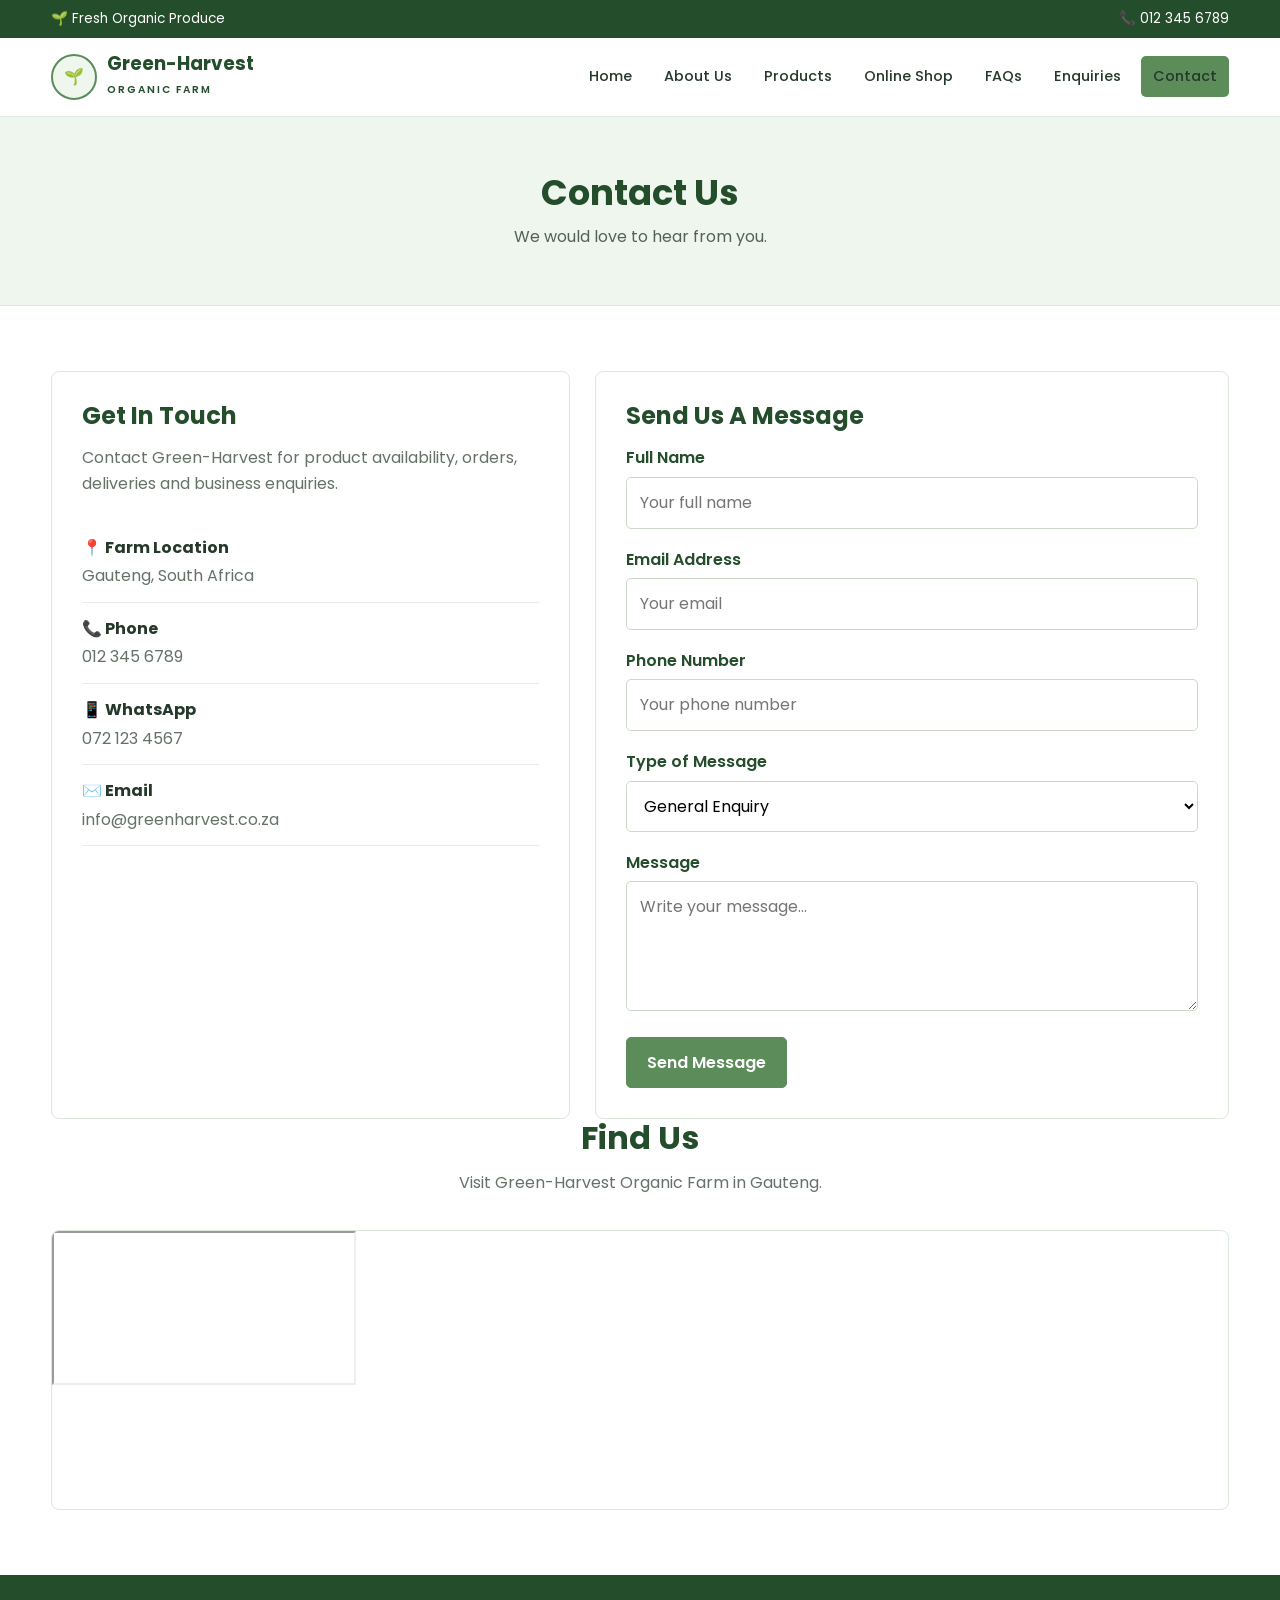
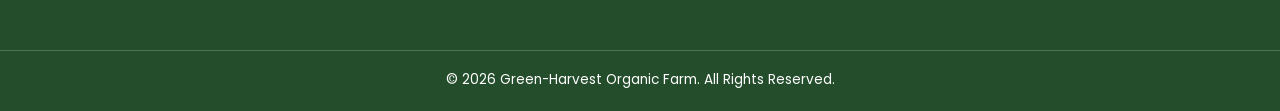
<file: contact.html>
<!DOCTYPE html>
<html lang="en">

<head>

    <meta charset="UTF-8">

    <meta name="viewport"
          content="width=device-width, initial-scale=1.0">

    <title>Contact Green-Harvest Organic Farm | Gauteng</title>
    <meta name="description" content="Contact Green-Harvest Organic Farm about products, deliveries, business orders or general messages.">
    <meta name="theme-color" content="#245b35">

    <link rel="stylesheet" href="style.css">

    <link
        href="https://fonts.googleapis.com/css2?family=Poppins:wght@400;500;600;700;800&display=swap"
        rel="stylesheet">

</head>

<body>


<div class="top-bar">

    <div class="container top-content">

        <span>
            🌱 Fresh Organic Produce
        </span>

        <span>
            📞 012 345 6789
        </span>

    </div>

</div>


<header>

    <div class="container">

        <nav>

            <a href="index.html" class="logo">

                <div class="logo-icon">
                    🌱
                </div>

                <div class="logo-text">

                    <h2>
                        Green-Harvest
                    </h2>

                    <span>
                        ORGANIC FARM
                    </span>

                </div>

            </a>


            <button class="menu-btn" id="menuBtn">
                ☰
            </button>


            <ul class="nav-links" id="navLinks">

                <li>
                    <a href="index.html">Home</a>
                </li>

                <li>
                    <a href="about.html">About Us</a>
                </li>

                <li>
                    <a href="products.html">Products</a>
                </li>

                <li>
                    <a href="shop.html">Online Shop</a>
                </li>

                <li>
                    <a href="faq.html">FAQs</a>
                </li>

                <li><a href="enquiry.html">Enquiries</a></li>
                    <li>
                    <a class="active-link"
                       href="contact.html">
                        Contact
                    </a>
                </li>

            </ul>

        </nav>

    </div>

</header>


<section class="page-banner">

    <div class="container">

        <h1>
            Contact Us
        </h1>

        <p>
            We would love to hear from you.
        </p>

    </div>

</section>


<section class="section">

    <div class="container">


        <div class="contact-grid">


            <!-- CONTACT INFORMATION -->

            <div class="contact-info">

                <h2>
                    Get In Touch
                </h2>

                <p>
                    Contact Green-Harvest for product availability,
                    orders, deliveries and business enquiries.
                </p>


                <div class="contact-detail">

                    <strong>
                        📍 Farm Location
                    </strong>

                    <span>
                        Gauteng, South Africa
                    </span>

                </div>


                <div class="contact-detail">

                    <strong>
                        📞 Phone
                    </strong>

                    <span>
                        012 345 6789
                    </span>

                </div>


                <div class="contact-detail">

                    <strong>
                        📱 WhatsApp
                    </strong>

                    <span>
                        072 123 4567
                    </span>

                </div>


                <div class="contact-detail">

                    <strong>
                        ✉️ Email
                    </strong>

                    <span>
                        info@greenharvest.co.za
                    </span>

                </div>

            </div>


            <!-- CONTACT FORM -->

            <div class="contact-form">

                <h2>
                    Send Us A Message
                </h2>


                <form id="contactForm" action="mailto:info@greenharvest.co.za" method="post" enctype="text/plain">


                    <div class="form-group">

                        <label for="name">
                            Full Name
                        </label>

                        <input
                            type="text"
                            id="name"
                            name="Full name"
                            minlength="3" maxlength="80"
                            autocomplete="name"
                            placeholder="Your full name"
                            required>

                    </div>


                    <div class="form-group">

                        <label for="email">
                            Email Address
                        </label>

                        <input
                            type="email"
                            id="email"
                            name="Email"
                            autocomplete="email"
                            placeholder="Your email"
                            required>

                    </div>


                    <div class="form-group">

                        <label for="phone">
                            Phone Number
                        </label>

                        <input
                            type="tel"
                            id="phone"
                            name="Phone"
                            pattern="[0-9+() -]{7,20}"
                            autocomplete="tel"
                            placeholder="Your phone number">

                    </div>


                    <div class="form-group">

                        <label for="reason">
                            Type of Message
                        </label>

                        <select id="reason" name="Message type" required>

                            <option value="General Enquiry">
                                General Enquiry
                            </option>

                            <option value="Product Order">
                                Product Order
                            </option>

                            <option value="Delivery Enquiry">
                                Delivery Enquiry
                            </option>

                            <option value="Business Order">
                                Business Order
                            </option>

                        </select>

                    </div>


                    <div class="form-group">

                        <label for="message">
                            Message
                        </label>

                        <textarea
                            id="message"
                            name="Message"
                            minlength="10" maxlength="1000"
                            placeholder="Write your message..."
                            required></textarea>

                    </div>


                    <p id="contactStatus" class="form-status" role="status" aria-live="polite"></p>

                    <button
                        type="submit"
                        class="btn">

                        Send Message

                    </button>

                </form>

            </div>

        </div>


        <!-- GOOGLE MAPS -->

        <div class="map-section">

            <div class="section-heading">

                <h2>
                    Find Us
                </h2>

                <p>
                    Visit Green-Harvest Organic Farm in Gauteng.
                </p>

            </div>


            <div class="map">

                <iframe
                    src="https://www.google.com/maps?q=Gauteng,South%20Africa&output=embed"
                    loading="lazy"
                    allowfullscreen>
                </iframe>

            </div>

        </div>

    </div>

</section>


<footer>

    <div class="copyright">

        © <span id="year"></span>
        Green-Harvest Organic Farm.
        All Rights Reserved.

    </div>

</footer>


<div class="toast" id="toast">
    Message sent successfully!
</div>


<script src="script.js"></script>

</body>

</html>
</file>
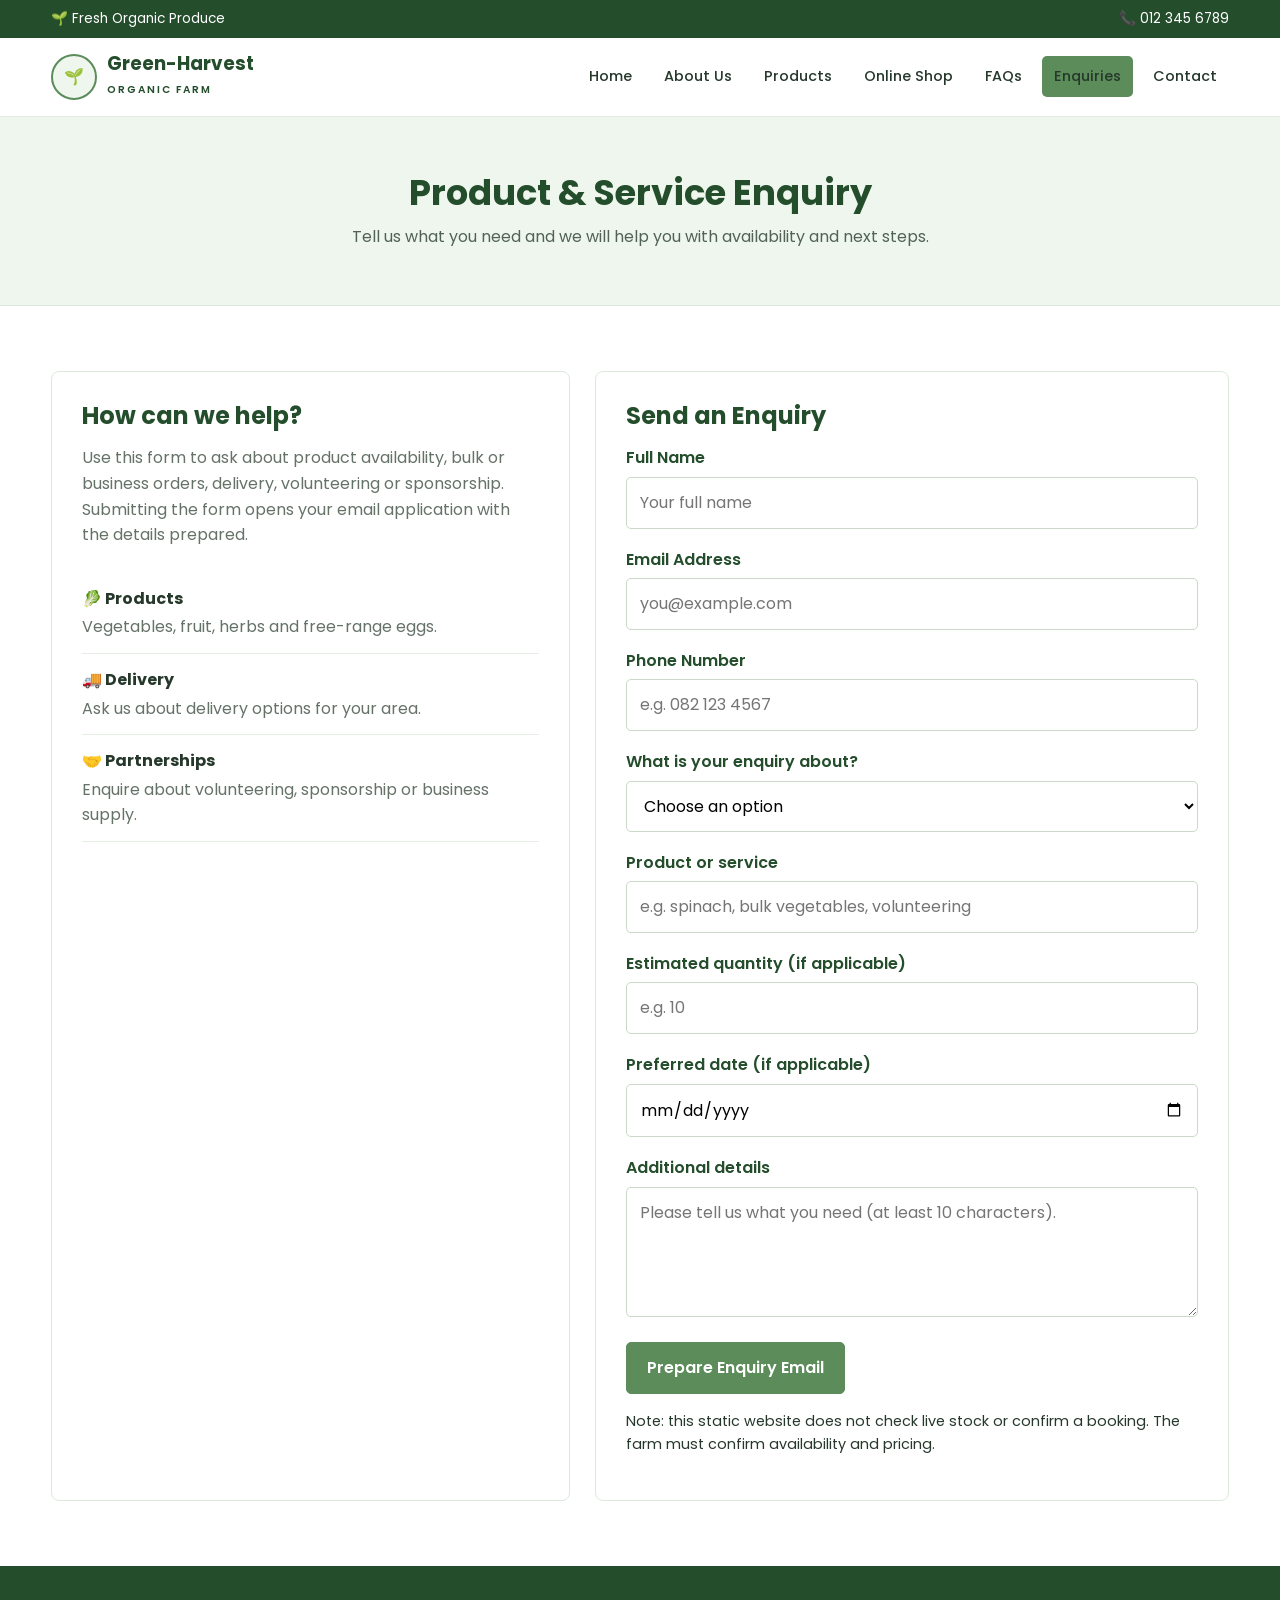
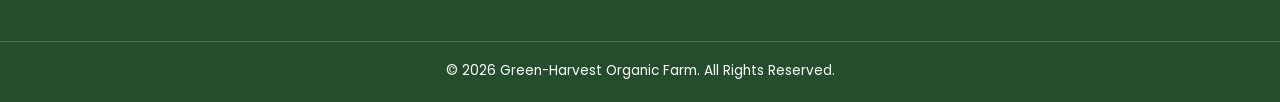
<file: enquiry.html>
<!DOCTYPE html>
<html lang="en">
<head>
  <meta charset="UTF-8">
  <meta name="viewport" content="width=device-width, initial-scale=1.0">
  <title>Product and Service Enquiry | Green-Harvest Organic Farm</title>
  <meta name="description" content="Enquire about organic produce, bulk orders, delivery, volunteering or sponsorship at Green-Harvest Organic Farm in Gauteng, South Africa.">
  <meta name="theme-color" content="#245b35">
  <link rel="stylesheet" href="style.css">
  <link rel="preconnect" href="https://fonts.googleapis.com">
  <link rel="preconnect" href="https://fonts.gstatic.com" crossorigin>
  <link href="https://fonts.googleapis.com/css2?family=Poppins:wght@400;500;600;700;800&display=swap" rel="stylesheet">
</head>
<body>
<div class="top-bar"><div class="container top-content"><span>🌱 Fresh Organic Produce</span><span>📞 012 345 6789</span></div></div>
<header><div class="container"><nav>
<a href="index.html" class="logo"><div class="logo-icon">🌱</div><div class="logo-text"><h2>Green-Harvest</h2><span>ORGANIC FARM</span></div></a>
<button class="menu-btn" id="menuBtn" aria-label="Open navigation menu" aria-expanded="false">☰</button>
<ul class="nav-links" id="navLinks">
<li><a href="index.html">Home</a></li><li><a href="about.html">About Us</a></li><li><a href="products.html">Products</a></li><li><a href="shop.html">Online Shop</a></li><li><a href="faq.html">FAQs</a></li><li><a class="active-link" href="enquiry.html">Enquiries</a></li><li><a href="contact.html">Contact</a></li>
</ul></nav></div></header>
<section class="page-banner"><div class="container"><h1>Product & Service Enquiry</h1><p>Tell us what you need and we will help you with availability and next steps.</p></div></section>
<section class="section"><div class="container"><div class="contact-grid">
<div class="contact-info"><h2>How can we help?</h2><p>Use this form to ask about product availability, bulk or business orders, delivery, volunteering or sponsorship. Submitting the form opens your email application with the details prepared.</p>
<div class="contact-detail"><strong>🥬 Products</strong><span>Vegetables, fruit, herbs and free-range eggs.</span></div>
<div class="contact-detail"><strong>🚚 Delivery</strong><span>Ask us about delivery options for your area.</span></div>
<div class="contact-detail"><strong>🤝 Partnerships</strong><span>Enquire about volunteering, sponsorship or business supply.</span></div>
</div>
<div class="contact-form"><h2>Send an Enquiry</h2>
<form id="enquiryForm" action="mailto:info@greenharvest.co.za" method="post" enctype="text/plain">
<div class="form-group"><label for="enqName">Full Name</label><input type="text" id="enqName" name="Full name" minlength="3" maxlength="80" autocomplete="name" required placeholder="Your full name"></div>
<div class="form-group"><label for="enqEmail">Email Address</label><input type="email" id="enqEmail" name="Email" autocomplete="email" required placeholder="you@example.com"></div>
<div class="form-group"><label for="enqPhone">Phone Number</label><input type="tel" id="enqPhone" name="Phone" pattern="[0-9+() -]{7,20}" autocomplete="tel" required placeholder="e.g. 082 123 4567"></div>
<div class="form-group"><label for="enqType">What is your enquiry about?</label><select id="enqType" name="Enquiry type" required><option value="">Choose an option</option><option>Product availability</option><option>Bulk or business order</option><option>Delivery</option><option>Volunteering</option><option>Sponsorship</option></select></div>
<div class="form-group"><label for="enqProduct">Product or service</label><input type="text" id="enqProduct" name="Product or service" maxlength="120" placeholder="e.g. spinach, bulk vegetables, volunteering"></div>
<div class="form-group"><label for="enqQuantity">Estimated quantity (if applicable)</label><input type="number" id="enqQuantity" name="Estimated quantity" min="1" max="10000" placeholder="e.g. 10"></div>
<div class="form-group"><label for="enqDate">Preferred date (if applicable)</label><input type="date" id="enqDate" name="Preferred date"></div>
<div class="form-group"><label for="enqMessage">Additional details</label><textarea id="enqMessage" name="Additional details" minlength="10" maxlength="1000" required placeholder="Please tell us what you need (at least 10 characters)."></textarea></div>
<p id="enquiryStatus" class="form-status" role="status" aria-live="polite"></p>
<button type="submit" class="btn">Prepare Enquiry Email</button>
</form>
<p class="small-note">Note: this static website does not check live stock or confirm a booking. The farm must confirm availability and pricing.</p>
</div></div></div></section>
<footer><div class="copyright">© <span id="year"></span> Green-Harvest Organic Farm. All Rights Reserved.</div></footer>
<script src="script.js" defer></script>
</body></html>
</file>
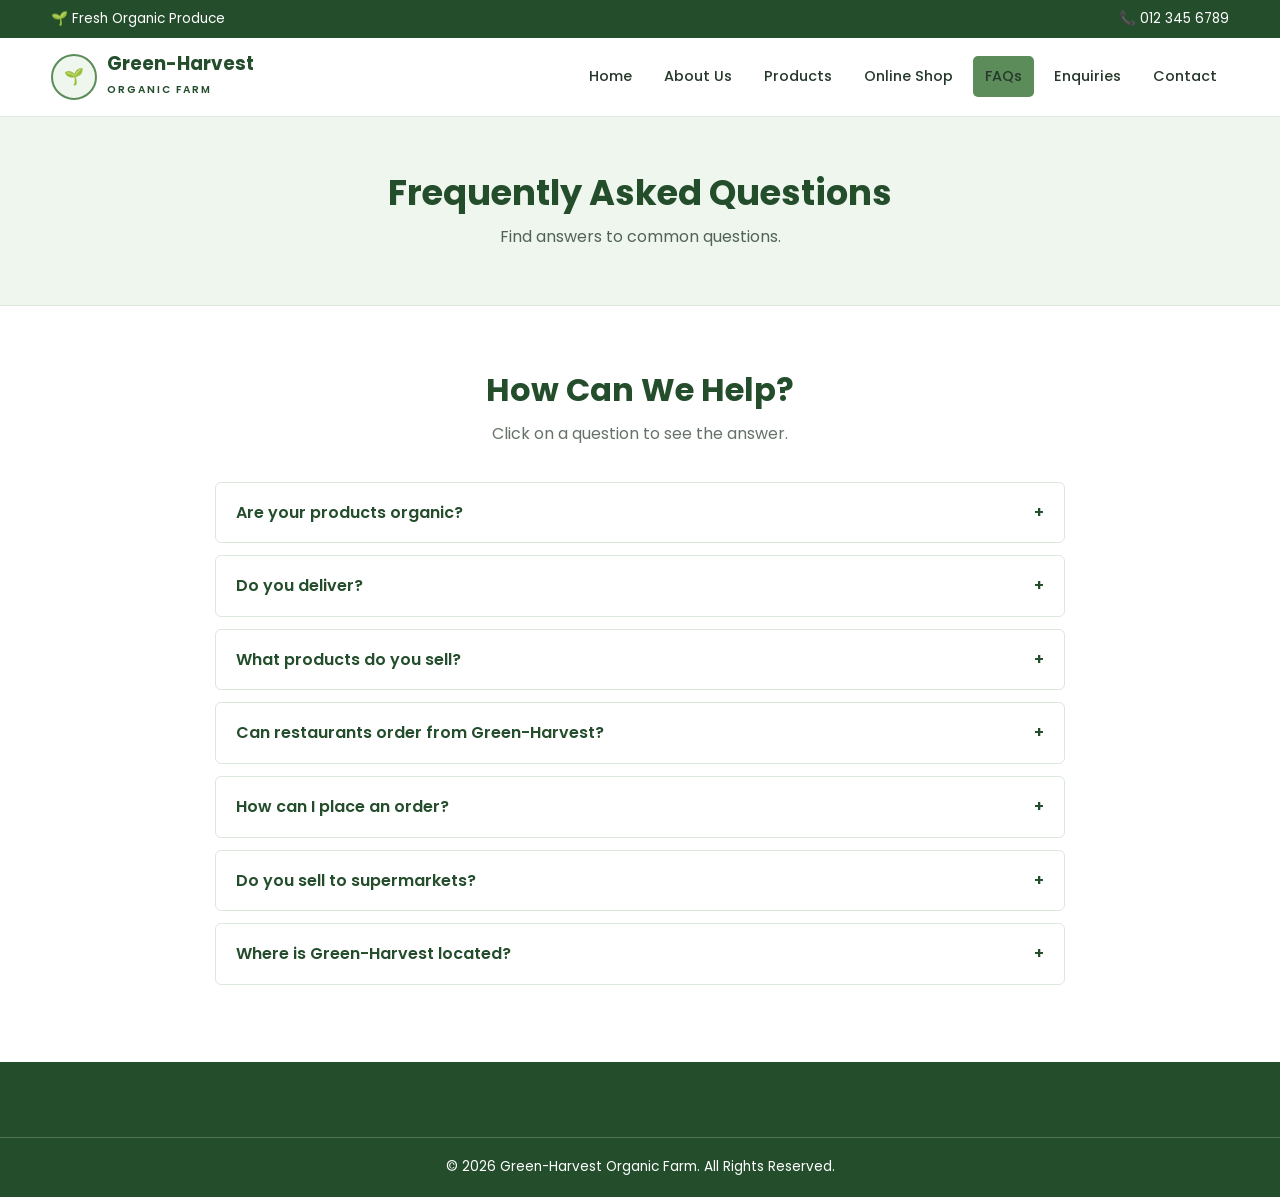
<file: faq.html>
<!DOCTYPE html>
<html lang="en">

<head>

    <meta charset="UTF-8">

    <meta name="viewport"
          content="width=device-width, initial-scale=1.0">

    <title>Frequently Asked Questions | Green-Harvest Organic Farm</title>
    <meta name="description" content="Find answers about Green-Harvest organic produce, deliveries, product availability, business orders and our farm in Gauteng.">
    <meta name="theme-color" content="#245b35">

    <link rel="stylesheet" href="style.css">

    <link
        href="https://fonts.googleapis.com/css2?family=Poppins:wght@400;500;600;700;800&display=swap"
        rel="stylesheet">

</head>

<body>


<div class="top-bar">

    <div class="container top-content">

        <span>
            🌱 Fresh Organic Produce
        </span>

        <span>
            📞 012 345 6789
        </span>

    </div>

</div>


<header>

    <div class="container">

        <nav>

            <a href="index.html" class="logo">

                <div class="logo-icon">
                    🌱
                </div>

                <div class="logo-text">

                    <h2>
                        Green-Harvest
                    </h2>

                    <span>
                        ORGANIC FARM
                    </span>

                </div>

            </a>


            <button class="menu-btn" id="menuBtn">
                ☰
            </button>


            <ul class="nav-links" id="navLinks">

                <li>
                    <a href="index.html">Home</a>
                </li>

                <li>
                    <a href="about.html">About Us</a>
                </li>

                <li>
                    <a href="products.html">Products</a>
                </li>

                <li>
                    <a href="shop.html">Online Shop</a>
                </li>

                <li>
                    <a class="active-link" href="faq.html">
                        FAQs
                    </a>
                </li>

                <li><a href="enquiry.html">Enquiries</a></li>
                    <li>
                    <a href="contact.html">Contact</a>
                </li>

            </ul>

        </nav>

    </div>

</header>


<section class="page-banner">

    <div class="container">

        <h1>
            Frequently Asked Questions
        </h1>

        <p>
            Find answers to common questions.
        </p>

    </div>

</section>


<section class="section faq">

    <div class="container">

        <div class="section-heading">

            <h2>
                How Can We Help?
            </h2>

            <p>
                Click on a question to see the answer.
            </p>

        </div>


        <div class="faq-container">


            <div class="faq-item">

                <div class="faq-question">

                    Are your products organic?

                    <span>+</span>

                </div>

                <div class="faq-answer">

                    Yes. Green-Harvest focuses on naturally grown
                    organic produce and sustainable farming practices.

                </div>

            </div>


            <div class="faq-item">

                <div class="faq-question">

                    Do you deliver?

                    <span>+</span>

                </div>

                <div class="faq-answer">

                    Yes. We provide delivery options for homes,
                    restaurants, cafés and supermarkets.

                </div>

            </div>


            <div class="faq-item">

                <div class="faq-question">

                    What products do you sell?

                    <span>+</span>

                </div>

                <div class="faq-answer">

                    We sell organic vegetables, fruits, herbs
                    and free-range eggs.

                </div>

            </div>


            <div class="faq-item">

                <div class="faq-question">

                    Can restaurants order from Green-Harvest?

                    <span>+</span>

                </div>

                <div class="faq-answer">

                    Yes. Restaurants, cafés and supermarkets can
                    contact us for larger orders and supply arrangements.

                </div>

            </div>


            <div class="faq-item">

                <div class="faq-question">

                    How can I place an order?

                    <span>+</span>

                </div>

                <div class="faq-answer">

                    Visit our Online Shop, select the products you
                    want and add them to your shopping cart.

                </div>

            </div>


            <div class="faq-item">

                <div class="faq-question">

                    Do you sell to supermarkets?

                    <span>+</span>

                </div>

                <div class="faq-answer">

                    Yes. Green-Harvest can supply supermarkets and
                    other businesses with fresh organic produce.

                </div>

            </div>


            <div class="faq-item">

                <div class="faq-question">

                    Where is Green-Harvest located?

                    <span>+</span>

                </div>

                <div class="faq-answer">

                    Green-Harvest Organic Farm is based in Gauteng,
                    South Africa.

                </div>

            </div>

        </div>

    </div>

</section>


<footer>

    <div class="copyright">

        © <span id="year"></span>
        Green-Harvest Organic Farm.
        All Rights Reserved.

    </div>

</footer>


<script src="script.js"></script>

</body>

</html>
</file>
<file: style.css>
/* Green-Harvest Organic Farm
   CSS based on the Week 5-7 Web Development & Design material:
   selectors, box model, decoration, typography, links,
   responsive/adaptive design, media queries and breakpoints.
*/

/* =========================
   BASIC / TAG SELECTORS
   ========================= */

* {
    box-sizing: border-box;
}

html {
    scroll-behavior: smooth;
}

body {
    margin: 0;
    font-family: "Poppins", Helvetica, Arial, sans-serif;
    color: #26382b;
    background-color: #ffffff;
    line-height: 1.6;
}

img {
    max-width: 100%;
    height: auto;
    display: block;
}

h1, h2, h3, p {
    margin-top: 0;
}

h1, h2, h3 {
    line-height: 1.2;
}

a {
    text-decoration: none;
}

button,
input,
textarea,
select {
    font: inherit;
}

button {
    cursor: pointer;
}

/* =========================
   CLASS SELECTORS / LAYOUT
   ========================= */

.container {
    width: 92%;
    max-width: 1200px;
    margin-left: auto;
    margin-right: auto;
}

.top-bar {
    background-color: #244d2c;
    color: #ffffff;
    font-size: 0.85rem;
    padding: 8px 0;
}

.top-content {
    display: flex;
    justify-content: space-between;
    align-items: center;
    gap: 15px;
}

header {
    background-color: #ffffff;
    border-bottom: 1px solid #e2e8e2;
    position: relative;
    z-index: 10;
}

nav {
    min-height: 78px;
    display: flex;
    align-items: center;
    justify-content: space-between;
    gap: 20px;
}

.logo {
    display: flex;
    align-items: center;
    gap: 10px;
    color: #244d2c;
}

.logo-icon {
    width: 46px;
    height: 46px;
    border: 2px solid #5b8c5a;
    border-radius: 50%;
    display: flex;
    align-items: center;
    justify-content: center;
    background-color: #eef6ed;
}

.logo-text h2 {
    margin-bottom: 0;
    font-size: 1.15rem;
}

.logo-text span {
    font-size: 0.65rem;
    letter-spacing: 2px;
    font-weight: 600;
}

.nav-links {
    list-style: none;
    display: flex;
    align-items: center;
    gap: 8px;
    margin: 0;
    padding: 0;
}

.nav-links a {
    display: block;
    color: #26382b;
    padding: 9px 12px;
    border-radius: 5px;
    font-size: 0.9rem;
    font-weight: 500;
}

/* Link pseudo-classes from Week 6 */
.nav-links a:link {
    color: #26382b;
}

.nav-links a:visited {
    color: #4d6953;
}

.nav-links a:hover {
    color: #ffffff;
    background-color: #5b8c5a;
}

.nav-links a:active {
    background-color: #244d2c;
    color: #ffffff;
}

.nav-links a:focus {
    outline: 2px solid #5b8c5a;
    outline-offset: 2px;
}

.nav-links .active-link {
    color: #ffffff;
    background-color: #5b8c5a;
}

.cart-btn {
    background-color: #244d2c !important;
    color: #ffffff !important;
}

.menu-btn {
    display: none;
    border: 1px solid #5b8c5a;
    background-color: #ffffff;
    color: #244d2c;
    padding: 7px 10px;
    border-radius: 5px;
}

/* =========================
   HERO / BANNERS
   ========================= */

.hero {
    min-height: 560px;
    display: flex;
    align-items: center;
    background-color: #eef6ed;
    background-image: linear-gradient(rgba(238, 246, 237, 0.82), rgba(238, 246, 237, 0.92));
    background-position: center;
    background-size: cover;
    background-repeat: no-repeat;
}

.hero-content {
    max-width: 680px;
    padding: 60px 0;
}

.small-title {
    color: #5b8c5a;
    font-weight: 700;
    font-size: 0.85rem;
    letter-spacing: 1px;
    margin-bottom: 14px;
}

.hero h1 {
    color: #244d2c;
    font-size: 2.8rem;
    margin-bottom: 20px;
}

.hero h1 span {
    color: #5b8c5a;
}

.hero p {
    max-width: 620px;
    color: #526257;
    margin-bottom: 28px;
}

.hero-buttons {
    display: flex;
    flex-wrap: wrap;
    gap: 12px;
}

.btn {
    display: inline-block;
    border: 1px solid #5b8c5a;
    border-radius: 5px;
    padding: 12px 20px;
    background-color: #5b8c5a;
    color: #ffffff;
    font-weight: 600;
    text-align: center;
}

.btn:hover {
    background-color: #244d2c;
    border-color: #244d2c;
}

.btn:focus {
    outline: 2px solid #244d2c;
    outline-offset: 2px;
}

.btn-light {
    background-color: #ffffff;
    color: #244d2c;
}

.btn-light:hover {
    color: #ffffff;
}

.page-banner {
    background-color: #eef6ed;
    text-align: center;
    padding: 55px 0;
    border-bottom: 1px solid #dce8db;
}

.page-banner h1 {
    color: #244d2c;
    font-size: 2.2rem;
    margin-bottom: 10px;
}

.page-banner p {
    color: #526257;
    margin-bottom: 0;
}

/* =========================
   GENERAL SECTIONS
   ========================= */

.section {
    padding: 65px 0;
}

.products {
    background-color: #f7faf6;
}

.section-heading {
    text-align: center;
    max-width: 720px;
    margin: 0 auto 35px;
}

.section-heading.left {
    text-align: left;
    margin-left: 0;
}

.section-heading h2 {
    color: #244d2c;
    font-size: 2rem;
    margin-bottom: 12px;
}

.section-heading p {
    color: #657268;
}

.section-heading > p:first-child {
    color: #5b8c5a;
    font-weight: 700;
    font-size: 0.8rem;
    letter-spacing: 1px;
}

/* =========================
   BOX MODEL / CARDS
   ========================= */

.features {
    padding: 45px 0;
    background-color: #ffffff;
}

.feature-grid,
.why-grid,
.footer-grid,
.contact-grid,
.about-grid {
    display: grid;
    gap: 25px;
}

.feature-grid {
    grid-template-columns: repeat(3, 1fr);
}

.feature-card,
.why-card {
    border: 1px solid #dce8db;
    border-radius: 8px;
    padding: 25px;
    background-color: #ffffff;
}

.feature-card {
    text-align: center;
}

.feature-icon {
    font-size: 2rem;
    margin-bottom: 12px;
}

.feature-card h3,
.why-card h3 {
    color: #244d2c;
    margin-bottom: 10px;
}

.feature-card p,
.why-card p {
    color: #657268;
    margin-bottom: 0;
}

.about-grid {
    grid-template-columns: 1fr 1fr;
    align-items: center;
}

.about-image img {
    width: 100%;
    min-height: 320px;
    object-fit: cover;
    border-radius: 8px;
    border: 1px solid #dce8db;
}

.about-content p {
    color: #526257;
}

.why-grid {
    grid-template-columns: repeat(3, 1fr);
}

.icon {
    font-size: 1.8rem;
    margin-bottom: 12px;
}

/* =========================
   PRODUCT GRID
   ========================= */

.product-grid {
    display: grid;
    grid-template-columns: repeat(3, 1fr);
    gap: 25px;
}

.product-card {
    background-color: #ffffff;
    border: 1px solid #dce8db;
    border-radius: 8px;
    overflow: hidden;
}

.product-card:hover {
    border-color: #5b8c5a;
}

.product-image {
    position: relative;
    overflow: hidden;
}

.product-image img {
    width: 100%;
    height: 220px;
    object-fit: cover;
}

.product-badge {
    position: absolute;
    top: 12px;
    left: 12px;
    padding: 5px 9px;
    border-radius: 4px;
    background-color: #244d2c;
    color: #ffffff;
    font-size: 0.75rem;
    font-weight: 600;
}

.product-info {
    padding: 20px;
}

.product-info h3 {
    color: #244d2c;
    margin-bottom: 8px;
}

.product-info p {
    color: #657268;
    font-size: 0.9rem;
}

.product-bottom {
    display: flex;
    align-items: center;
    justify-content: space-between;
    gap: 10px;
}

.price {
    color: #244d2c;
    font-weight: 700;
}

.offer {
    color: #5b8c5a;
    font-weight: 600;
}

/* =========================
   CATALOGUE / SHOP
   ========================= */

.catalogue-search {
    max-width: 700px;
    margin: 0 auto 25px;
}

.catalogue-search input {
    width: 100%;
    padding: 13px 15px;
    border: 1px solid #cbd8ca;
    border-radius: 5px;
    background-color: #ffffff;
}

.catalogue-search input:focus {
    outline: 2px solid #5b8c5a;
    border-color: #5b8c5a;
}

.categories {
    display: flex;
    flex-wrap: wrap;
    justify-content: center;
    gap: 8px;
    margin-bottom: 35px;
}

.category-btn {
    border: 1px solid #bfcdbf;
    border-radius: 5px;
    padding: 9px 15px;
    background-color: #ffffff;
    color: #244d2c;
}

.category-btn:hover,
.category-btn.active {
    background-color: #5b8c5a;
    border-color: #5b8c5a;
    color: #ffffff;
}

.no-results {
    display: none;
    text-align: center;
    padding: 25px;
    color: #657268;
}

.center-button {
    text-align: center;
    margin-top: 30px;
}

.shop-header {
    display: flex;
    align-items: center;
    justify-content: space-between;
    gap: 15px;
    margin-bottom: 25px;
}

.cart-box {
    border: 1px solid #dce8db;
    border-radius: 8px;
    padding: 20px;
    background-color: #ffffff;
}

.cart-header,
.cart-total {
    display: flex;
    justify-content: space-between;
    align-items: center;
    gap: 15px;
}

.cart-modal {
    display: none;
    position: fixed;
    inset: 0;
    z-index: 100;
    padding: 30px 15px;
    background-color: rgba(0, 0, 0, 0.45);
    overflow: auto;
}

.cart-modal.open {
    display: block;
}

.cart-modal > * {
    max-width: 700px;
    margin-left: auto;
    margin-right: auto;
}

.close-cart {
    border: 0;
    background-color: transparent;
    color: #244d2c;
    font-size: 1.4rem;
}

.empty-cart {
    text-align: center;
    color: #657268;
}

.toast {
    display: none;
    position: fixed;
    right: 20px;
    bottom: 20px;
    z-index: 200;
    max-width: 320px;
    padding: 12px 16px;
    border-radius: 5px;
    background-color: #244d2c;
    color: #ffffff;
}

.toast.show {
    display: block;
}

/* =========================
   CONTACT / FORM
   ========================= */

.contact-grid {
    grid-template-columns: 0.9fr 1.1fr;
}

.contact-info,
.contact-form {
    border: 1px solid #dce8db;
    border-radius: 8px;
    padding: 30px;
    background-color: #ffffff;
}

.contact-info h2,
.contact-form h2 {
    color: #244d2c;
    margin-bottom: 15px;
}

.contact-info > p {
    color: #657268;
    margin-bottom: 25px;
}

.contact-detail {
    display: flex;
    flex-direction: column;
    gap: 3px;
    padding: 13px 0;
    border-bottom: 1px solid #e7eee6;
}

.contact-detail span {
    color: #657268;
}

.form-group {
    margin-bottom: 18px;
}

.form-group label {
    display: block;
    color: #244d2c;
    font-weight: 600;
    margin-bottom: 6px;
}

.form-group input,
.form-group textarea,
.form-group select {
    width: 100%;
    padding: 12px 13px;
    border: 1px solid #cbd8ca;
    border-radius: 5px;
    background-color: #ffffff;
}

.form-group textarea {
    min-height: 130px;
    resize: vertical;
}

.form-group input:focus,
.form-group textarea:focus,
.form-group select:focus {
    outline: 2px solid #5b8c5a;
    border-color: #5b8c5a;
}

.map-section {
    padding-top: 0;
}

.map {
    min-height: 280px;
    border: 1px solid #dce8db;
    border-radius: 8px;
    overflow: hidden;
}

/* =========================
   FAQ
   ========================= */

.faq-container {
    max-width: 850px;
    margin: 0 auto;
}

.faq-item {
    border: 1px solid #dce8db;
    border-radius: 6px;
    margin-bottom: 12px;
    background-color: #ffffff;
    overflow: hidden;
}

.faq-question {
    display: flex;
    justify-content: space-between;
    align-items: center;
    gap: 15px;
    padding: 17px 20px;
    color: #244d2c;
    font-weight: 600;
    cursor: pointer;
}

.faq-question:hover {
    background-color: #eef6ed;
}

.faq-answer {
    display: none;
    padding: 0 20px 18px;
    color: #657268;
}

.faq-item.open .faq-answer {
    display: block;
}

/* =========================
   FOOTER
   ========================= */

footer {
    background-color: #244d2c;
    color: #ffffff;
    padding: 45px 0 20px;
}

.footer-grid {
    grid-template-columns: repeat(3, 1fr);
}

.footer-col h3 {
    color: #ffffff;
    margin-bottom: 12px;
}

.footer-col p,
.footer-col a {
    color: #dce8db;
}

.footer-col a:hover {
    color: #ffffff;
    text-decoration: underline;
}

.copyright {
    border-top: 1px solid rgba(255, 255, 255, 0.2);
    margin-top: 30px;
    padding-top: 18px;
    text-align: center;
    font-size: 0.85rem;
}

/* =========================
   COMPOUND / GROUPING SELECTORS
   ========================= */

/* Compound selector: targets links inside the navigation. */
header .nav-links a {
    transition: background-color 0.2s ease, color 0.2s ease;
}

/* Grouping selector: keeps headings consistent. */
.hero h1,
.page-banner h1,
.section-heading h2,
.contact-info h2,
.contact-form h2 {
    font-weight: 700;
}

/* =========================
   RESPONSIVE DESIGN
   Mobile-first adjustment
   ========================= */

/* Breakpoint for medium screens */
@media (max-width: 900px) {

    .nav-links {
        gap: 3px;
    }

    .nav-links a {
        padding: 8px 7px;
        font-size: 0.82rem;
    }

    .product-grid,
    .feature-grid,
    .why-grid {
        grid-template-columns: repeat(2, 1fr);
    }

    .about-grid,
    .contact-grid {
        grid-template-columns: 1fr;
    }

    .footer-grid {
        grid-template-columns: 1fr 1fr;
    }
}

/* Breakpoint for smaller screens */
@media (max-width: 700px) {

    .top-content {
        flex-direction: column;
        text-align: center;
        gap: 2px;
    }

    nav {
        min-height: 70px;
    }

    .menu-btn {
        display: block;
    }

    .nav-links {
        display: none;
        position: absolute;
        left: 4%;
        right: 4%;
        top: 70px;
        padding: 10px;
        flex-direction: column;
        align-items: stretch;
        background-color: #ffffff;
        border: 1px solid #dce8db;
        border-radius: 6px;
        box-shadow: 0 5px 15px rgba(0, 0, 0, 0.08);
    }

    .nav-links.open {
        display: flex;
    }

    .nav-links a {
        width: 100%;
    }

    .hero {
        min-height: auto;
    }

    .hero-content {
        padding: 50px 0;
    }

    .hero h1 {
        font-size: 2.1rem;
    }

    .hero-buttons {
        flex-direction: column;
        align-items: stretch;
    }

    .btn {
        width: 100%;
    }

    .section {
        padding: 50px 0;
    }

    .product-grid,
    .feature-grid,
    .why-grid,
    .footer-grid {
        grid-template-columns: 1fr;
    }

    .product-image img {
        height: 210px;
    }

    .shop-header {
        flex-direction: column;
        align-items: stretch;
    }

    .page-banner {
        padding: 45px 0;
    }

    .page-banner h1 {
        font-size: 1.8rem;
    }
}

/* Small breakpoint for very narrow screens */
@media (max-width: 450px) {

    .container {
        width: 94%;
    }

    .logo-text h2 {
        font-size: 1rem;
    }

    .logo-text span {
        font-size: 0.55rem;
    }

    .hero h1 {
        font-size: 1.8rem;
    }

    .section-heading h2 {
        font-size: 1.6rem;
    }

    .contact-info,
    .contact-form,
    .feature-card,
    .why-card,
    .product-info {
        padding: 20px;
    }
}


/* Part 3: accessibility, interactive feedback and responsive form improvements */
[hidden] { display: none !important; }
.menu-btn { cursor: pointer; }
.nav-links.show { display: flex; }
.faq-question { cursor: pointer; }
.faq-question:focus-visible, .menu-btn:focus-visible, .category-btn:focus-visible,
.btn:focus-visible, input:focus-visible, select:focus-visible, textarea:focus-visible {
  outline: 3px solid #d5a83a;
  outline-offset: 3px;
}
.form-status { margin: 12px 0; font-weight: 600; }
.form-status.error { color: #a32121; }
.form-status.success { color: #245b35; }
.small-note { font-size: .9rem; margin-top: 1rem; line-height: 1.6; }
.product-card[hidden] { display: none !important; }
.lightbox {
  position: fixed; inset: 0; z-index: 9999; display: none; align-items: center;
  justify-content: center; flex-direction: column; gap: 12px; padding: 24px;
  background: rgba(0,0,0,.88);
}
.lightbox.open { display: flex; }
.lightbox img { max-width: min(92vw, 1000px); max-height: 78vh; width: auto; height: auto; object-fit: contain; border-radius: 8px; }
.lightbox-caption { color: #fff; text-align: center; margin: 0; }
.lightbox-close { position: absolute; top: 14px; right: 22px; border: 0; border-radius: 50%; width: 44px; height: 44px; font-size: 2rem; cursor: pointer; color: #fff; background: #245b35; }
body.lightbox-open { overflow: hidden; }
input, select, textarea { max-width: 100%; }
img { max-width: 100%; height: auto; }
@media (max-width: 768px) {
  .nav-links.show { display: flex; flex-direction: column; width: 100%; gap: 10px; }
  .nav-links.show li { width: 100%; }
  .nav-links.show a { display: block; padding: 10px 8px; }
  .top-content { flex-wrap: wrap; gap: 5px 12px; }
  .contact-grid { grid-template-columns: minmax(0, 1fr); }
  .lightbox { padding: 12px; }
}
</file>
